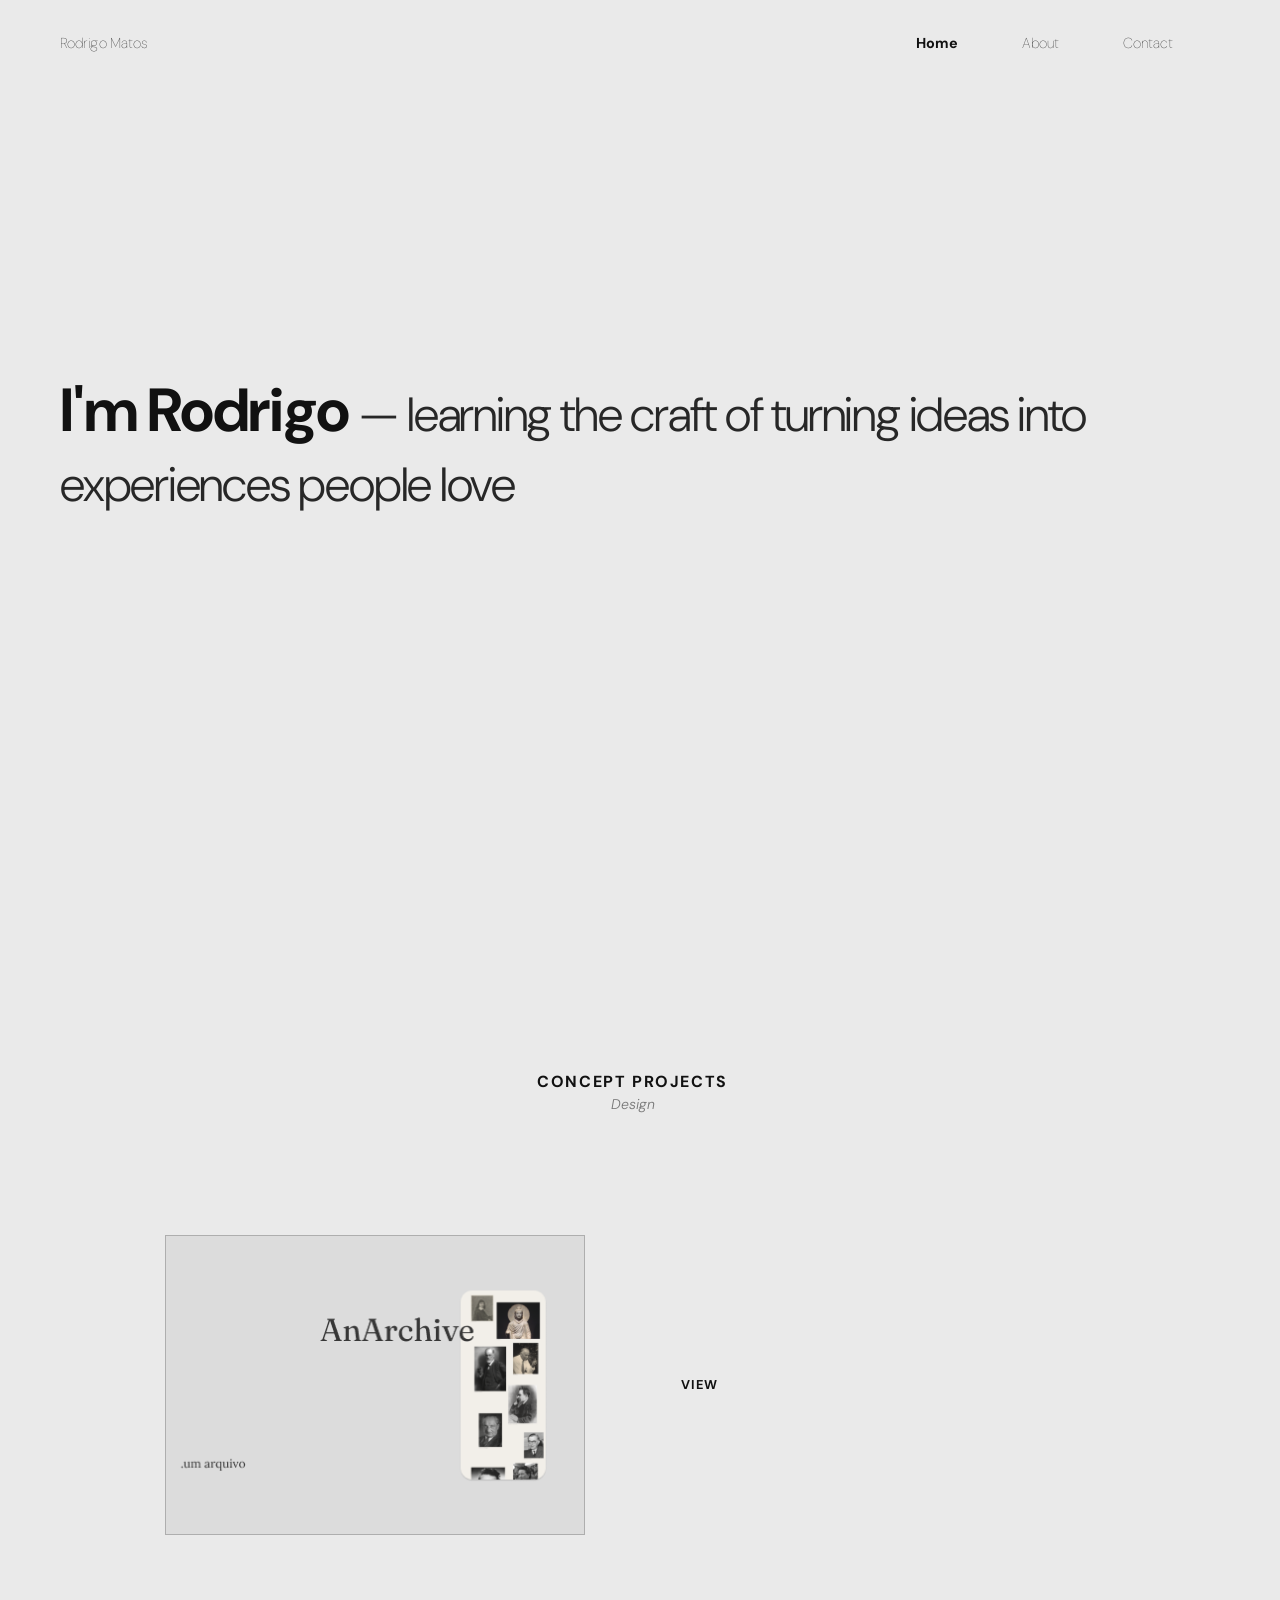
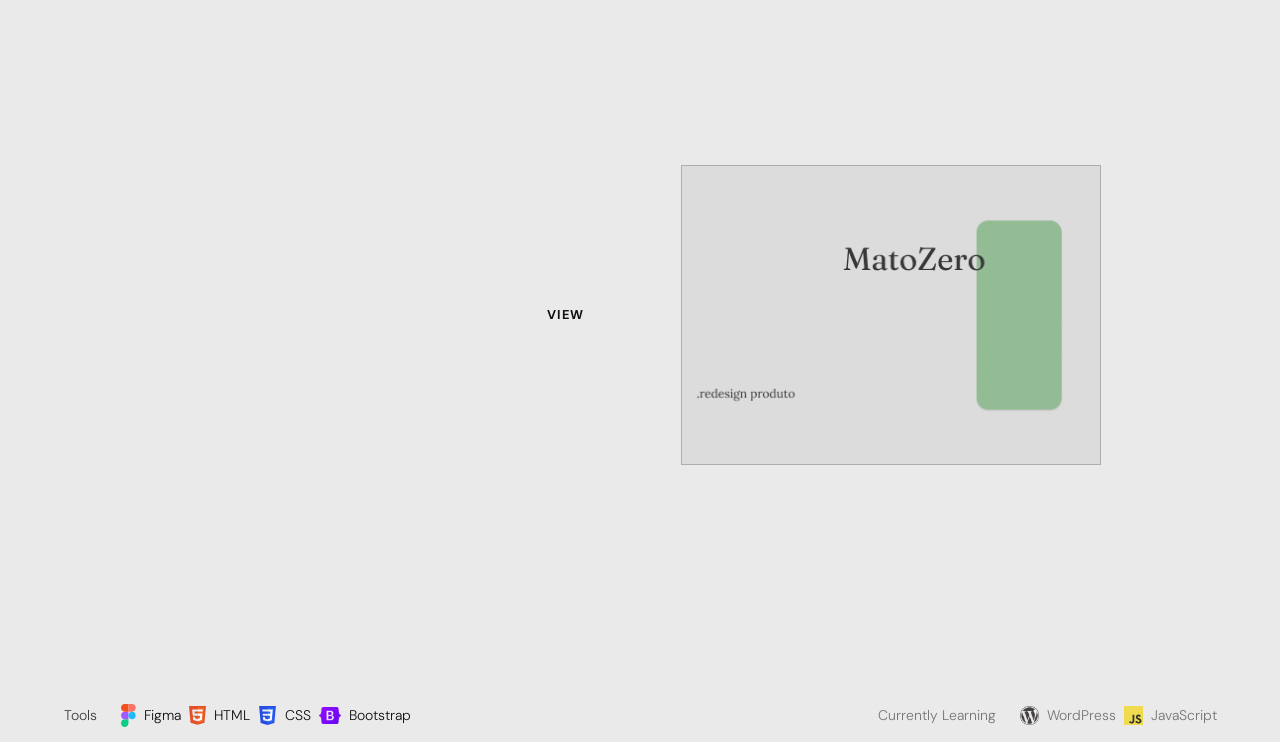
<file: index.html>
<!DOCTYPE html>
<html lang="en">
<head>
<meta charset="UTF-8" />
<meta name="viewport" content="width=device-width, initial-scale=1.0"/>
<title>Rodrigo Matos</title>
<link href="https://cdn.jsdelivr.net/npm/bootstrap@5.3.3/dist/css/bootstrap.min.css" rel="stylesheet"/>
<link href="https://fonts.googleapis.com/css2?family=DM+Sans:wght@300;400;500;700&display=swap" rel="stylesheet"/>
<link rel="stylesheet" href="assets/css/styles.css">
</head>
<body>

<!-- ── TELA 1 — HERO ── -->
<div class="page-wrapper">
  <nav class="navbar d-flex justify-content-between align-items-center w-100">
    <a class="navbar-brand ml" href="#">Rodrigo Matos</a>
    <div class="d-flex mr">
      <a class="nav-link active" href="#">Home</a>
      <a class="nav-link" href="about.html">About</a>
      <a class="nav-link" href="#">Contact</a>
    </div>
  </nav>

  <div class="hero-section ml">
    <h1 class="hero-heading">
      <strong>I'm Rodrigo</strong>
      <span class="tagline"> — learning the craft of turning ideas into experiences people love</span>
    </h1>
  </div>
</div>

<!-- ── TELA 2 — PROJETOS + FOOTER ── -->
<div class="second-screen ">

  <!-- TÍTULO CENTRADO -->
  <div class="text-center" style="margin-bottom: 120px;">
    <div class="text-uppercase fw-bold " style="letter-spacing: 0.1em;">Concept Projects</div>
    <div class="fst-italic fw-light small text-black text-opacity-50">Design</div>
  </div>

  <!-- PROJETOS -->
  <div class="d-flex flex-column projects-gap px-5 mb-5">

    <!-- Projeto 1 — mockup à esquerda, VIEW à direita -->
    <div class="row align-items-center">
      <div class="col-6 d-flex justify-content-end pe-5">
        <div class="project-mockup">
          <img src="assets/imagens/AnArchive.png" alt="AnArchive" class="w-100 h-100 object-fit-cover">
        </div>
      </div>
      <div class="col-6 d-flex justify-content-start ps-5">
        <a href="#" class="project-view">View</a>
      </div>
    </div>

    <!-- Projeto 2 — VIEW à esquerda, mockup à direita -->
    <div class="row align-items-center">
      <div class="col-6 d-flex justify-content-end pe-5">
        <a href="#" class="project-view">View</a>
      </div>
      <div class="col-6 d-flex justify-content-start ps-5">
        <div class="project-mockup">
          <img src="assets/imagens/MatoZero.png" alt="MatoZero" class="w-100 h-100 object-fit-cover">
        </div>
      </div>
    </div>

  </div>

  <!-- FOOTER — TOOLS -->
  <div class="d-flex flex-row gap-5 mt-5 pt-4 mx-5 justify-content-between ">

    <div class="d-flex flex-row gap-2">
      <span class="small fw-light text-black text-opacity-75 m-3">Tools</span>
      <div class="d-flex align-items-center gap-2 tool-item">
        <img src="assets/imagens/figma.svg" alt="Figma" width="15">
        <span class="fw-light small">Figma</span>
      </div>
      <div class="d-flex align-items-center gap-2 tool-item">
        <img src="assets/imagens/html5.svg" alt="HTML" width="17">
        <span class="fw-light small">HTML</span>
      </div>
      <div class="d-flex align-items-center gap-2 tool-item">
        <img src="assets/imagens/css_old.svg" alt="CSS" width="19">
        <span class="fw-light small">CSS</span>
      </div>
      <div class="d-flex align-items-center gap-2 tool-item">
        <img src="assets/imagens/bootstrap.svg.png" alt="Bootstrap" width="22">
        <span class="fw-light small">Bootstrap</span>
      </div>
    </div>

    <div class="d-flex flex-row gap-2">
      <span class="small fw-light text-black text-opacity-50 m-3 dots">Currently Learning</span>
      <div class="d-flex align-items-center gap-2 tool-item">
        <img src="assets/imagens/wordpress.svg.png" alt="WordPress" width="19">
        <span class="fw-light small text-black text-opacity-50">WordPress</span>
      </div>
      <div class="d-flex align-items-center gap-2 tool-item">
        <img src="assets/imagens/javascript.svg" alt="JavaScript" width="19">
        <span class="fw-light small text-black text-opacity-50">JavaScript</span>
      </div>
    </div>

  </div>

</div>

<script src="https://cdn.jsdelivr.net/npm/bootstrap@5.3.3/dist/js/bootstrap.bundle.min.js"></script>
</body>
</html>
</file>
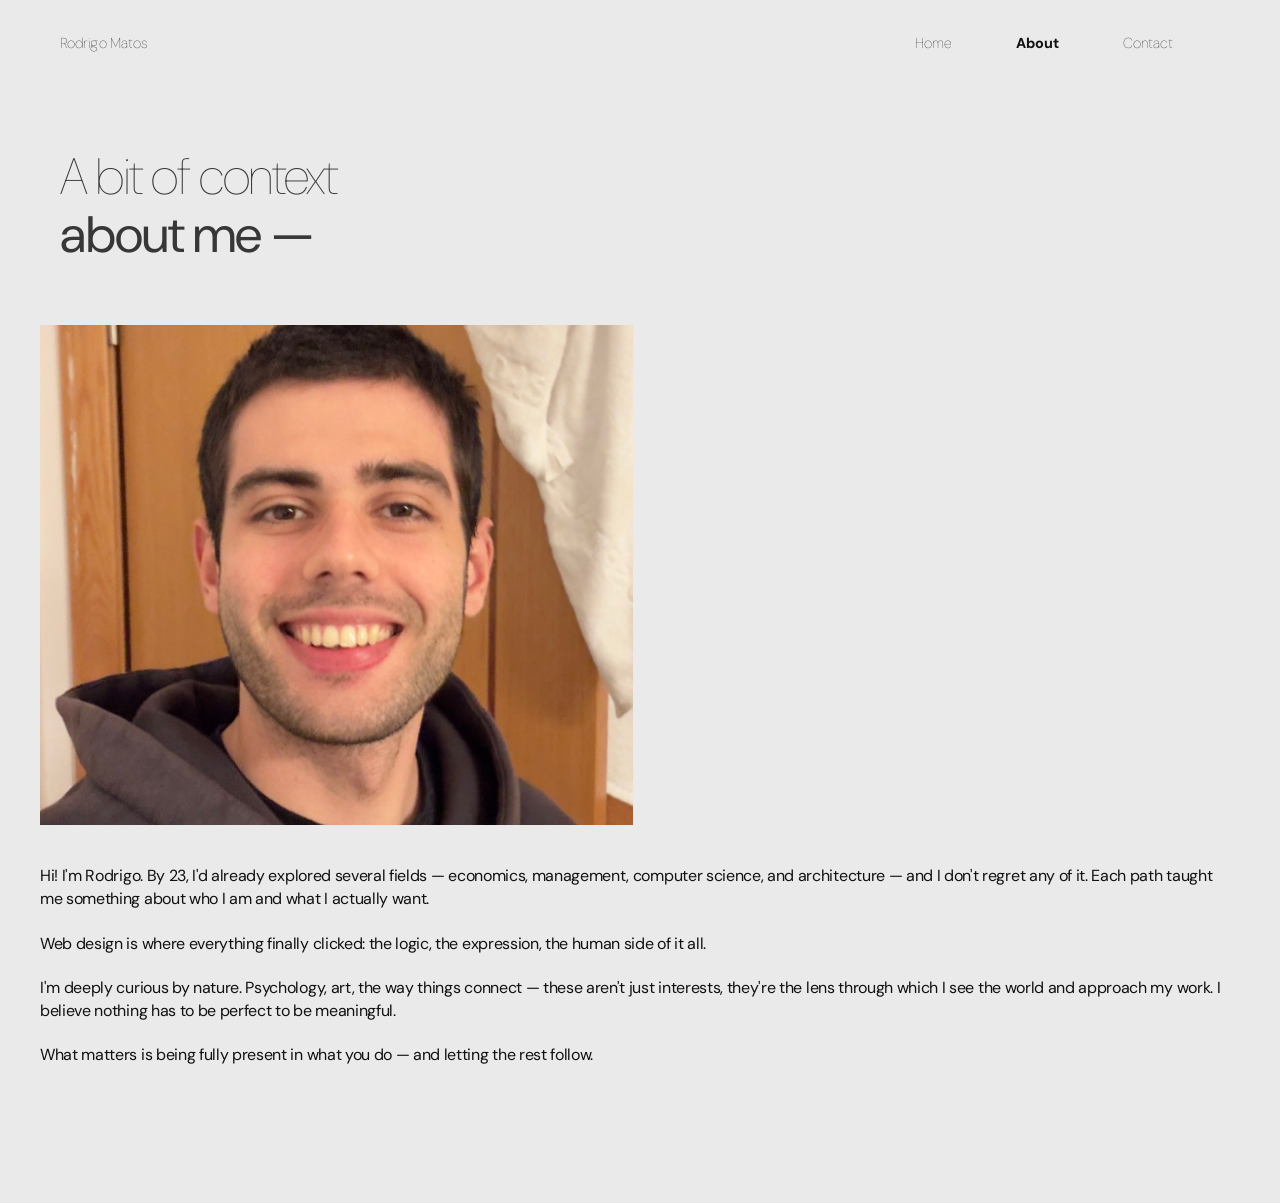
<file: about.html>
<!DOCTYPE html>
<html lang="en">
<head>
<meta charset="UTF-8" />
<meta name="viewport" content="width=device-width, initial-scale=1.0"/>
<title>About — Rodrigo Matos</title>
<link href="https://cdn.jsdelivr.net/npm/bootstrap@5.3.3/dist/css/bootstrap.min.css" rel="stylesheet"/>
<link href="https://fonts.googleapis.com/css2?family=DM+Sans:wght@300;400;500;700&display=swap" rel="stylesheet"/>
<link rel="stylesheet" href="assets/css/styles.css">
</head>
<body>

<!-- NAVBAR -->
<nav class="navbar d-flex justify-content-between align-items-center w-100">
  <a class="navbar-brand ml" href="index.html">Rodrigo Matos</a>
  <div class="d-flex mr">
    <a class="nav-link" href="index.html">Home</a>
    <a class="nav-link active" href="about.html">About</a>
    <a class="nav-link" href="#">Contact</a>
  </div>
</nav>

<!-- TÍTULO GRANDE -->
<h1 class="about-heading about-title">
  A bit of context <br> <strong>about me —</strong>
</h1>

<!-- FOTO + TEXTO -->
<div class="about-section">
  <img src="assets/imagens/foto4.jpg" alt="Rodrigo Matos" class="about-photo">
  <div class="about-text">
    <p>Hi! I'm Rodrigo. By 23, I'd already explored several fields — economics, management, computer science, and architecture — and I don't regret any of it.
    Each path taught me something about who I am and what I actually want.<br><br>
    Web design is where everything finally clicked: the logic, the expression, the human side of it all.<br><br>
    I'm deeply curious by nature. Psychology, art, the way things connect — these aren't just interests, they're the lens through which I see the world and approach my work. I believe nothing has to be perfect to be meaningful.<br><br>
    What matters is being fully present in what you do — and letting the rest follow.</p>
  </div>
</div>

<script src="https://cdn.jsdelivr.net/npm/bootstrap@5.3.3/dist/js/bootstrap.bundle.min.js"></script>
</body>
</html>
</file>
<file: assets/css/styles.css>
:root {
  --margem: 60px;
}

* {
  box-sizing: border-box;
}

html, body {
  background-color: #eaeaea;
  color: #111111;
  font-family: 'DM Sans', sans-serif;
}

html {
  scrollbar-gutter: stable;
}

/* ── NAVBAR ── */
.navbar {
  background-color: transparent;
  padding-top: 28px;
  padding-bottom: 28px;
}

.navbar-brand {
  font-size: 0.9rem;
  font-weight: 100;
  color: #111111 !important;
}

.nav-link {
  font-size: 0.9rem;
  font-weight: 100;
  color: #111111 !important;
  padding: 0 32px !important;
}

.nav-link:hover {
  opacity: 0.7;
}

.nav-link.active {
  font-weight: 700 !important;
}

/* ── TELA 1 — HERO ── */
.page-wrapper {
  position: relative;
  height: 100vh;
  overflow: hidden;
}

.hero-section {
  position: absolute;
  top: 50%;
  transform: translateY(-50%);
}

.hero-heading {
  font-size: clamp(2.4rem, 5vw, 3.8rem);
  font-weight: 300;
  line-height: 1.15;
  letter-spacing: -0.02em;
  margin-right: var(--margem);
}

.hero-heading strong {
  font-weight: 700;
}

.hero-heading .tagline {
  font-size: clamp(1.8rem, 4vw, 3rem);
  color: #111111e5;
}

/* ── DOTS ANIMATION ── */
.dots::after {
  content: '';
  animation: dots 8s steps(6, end) infinite;
}

@keyframes dots {
  0%   { content: ''; }
  16%  { content: '.'; }
  33%  { content: '..'; }
  50%  { content: '...'; }
  66%  { content: '..'; }
  83%  { content: '.'; }
  100% { content: ''; }
}

/* ── TELA 2 ── */

.second-screen {
  padding-top: 170px !important;
}


/* ── PROJETOS ── */
.project-mockup {
  width: 420px;
  height: 300px;
  background-color: #d8d8d8;
  border: 1px solid #aeaeae;
  overflow: hidden;
}

.projects-gap {
  gap: 230px !important;
  margin-bottom: 200px !important;
}

.project-view {
  font-size: 0.8rem;
  font-weight: 700;
  color: #111111;
  text-decoration: none;
  letter-spacing: 0.08em;
  text-transform: uppercase;
  transition: opacity 0.2s ease-out;
}

.project-view:hover {
  opacity: 0.4;
}

/* ── TOOLS ── */
.tool-item {
  cursor: default;
  transition: opacity 0.2s ease-out;
}

.tool-item:hover span {
  opacity: 0.4;
}

/* ── SPACING UTILS ── */
.ml {
  margin-left: var(--margem) !important;
}

.mr {
  margin-right: var(--margem) !important;
}

p {
  font-size: 16px;
  font-weight: 400;
  line-height: 1.4;
  letter-spacing: -0.02em;
}

/* ── ABOUT PAGE ── */
.about-heading {
  font-size: clamp(2rem, 4vw, 3.5rem);
  font-weight: 100 !important;
  letter-spacing: -0.02em;
  line-height: 1.15;
  color: #373737;
  margin-left: var(--margem);
  margin-right: var(--margem);
  margin-top: var(--margem);
}

.about-section {
  display: flex;
  flex-direction: column;
  align-items: flex-start;
  gap: 2rem;
  margin-left: 40px;
  margin-right: 40px;
  margin-top: var(--margem);
  padding-bottom: 120px;
}

.about-photo {
  width: 50%;
  height: 500px;
  object-fit: cover;
  flex-shrink: 0;
}

.about-text {
  padding-top: 8px;
}

/* ═══════════════════════════════════════
   MOBILE — até 768px
═══════════════════════════════════════ */
@media (max-width: 768px) {
  :root {
    --margem: 24px;
  }

  .navbar {
    padding-top: 20px;
    padding-bottom: 20px;
    flex-wrap: wrap;
    gap: 8px;
  }

  .nav-link {
    padding: 0 12px !important;
    font-size: 0.85rem;
  }

  .hero-section {
    top: 45%;
  }

  .hero-heading {
    font-size: clamp(2rem, 8vw, 3rem);
    line-height: 1.2;
    margin-right: 24px;
  }

  .hero-heading .tagline {
    font-size: clamp(1.5rem, 6vw, 2.2rem);
  }

  .project-mockup {
    width: 100%;
    height: 200px;
  }

  .about-heading {
    font-size: clamp(1.8rem, 7vw, 2.8rem);
    margin-top: 40px;
  }

  .about-section {
    margin-left: var(--margem);
    margin-right: var(--margem);
    padding-bottom: 80px;
  }

  .about-photo {
    width: 100%;
    height: 420px;
  }

  p {
    font-size: 16px;
    line-height: 1.55;
  }
}

/* ═══════════════════════════════════════
   MOBILE PEQUENO — até 480px
═══════════════════════════════════════ */
@media (max-width: 480px) {
  :root {
    --margem: 20px;
  }

  .hero-heading {
    font-size: clamp(1.7rem, 9vw, 2.4rem);
  }

  .hero-heading .tagline {
    font-size: clamp(1.3rem, 7vw, 1.8rem);
  }

  .about-photo {
    height: 320px;
    width: 100%;
  }

  .about-heading {
    font-size: clamp(1.6rem, 8vw, 2.2rem);
  }

  p {
    font-size: 15px;
  }
}
</file>
